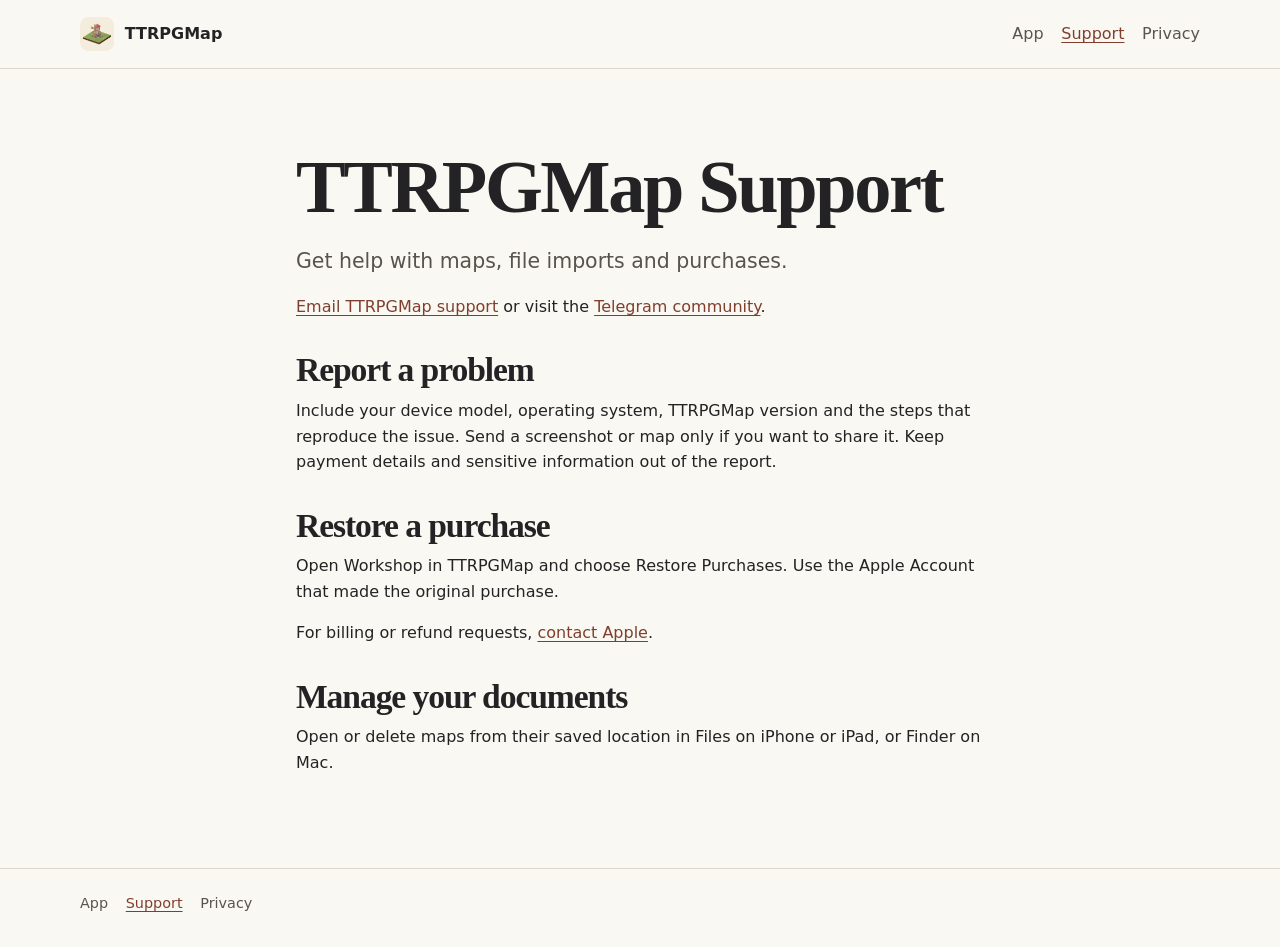
<file: index.html>
<!doctype html>
<html lang="en">
<head>
<meta charset="utf-8">
<meta name="viewport" content="width=device-width, initial-scale=1">
<title>TTRPGMap Support</title>
<meta name="description" content="Get help with TTRPGMap documents, map imports and in-app purchases.">
<link rel="icon" href="./assets/icon.webp">
<link rel="stylesheet" href="./assets/site.css">
</head>
<body>
<header><div class="shell">
<a class="brand" href="./app/"><img src="./assets/icon.webp" alt="" width="34" height="34">TTRPGMap</a>
<nav aria-label="Main"><a href="./app/">App</a> <a href="./" aria-current="page">Support</a> <a href="./privacy/">Privacy</a></nav>
</div></header>

<main class="reading">
<h1>TTRPGMap Support</h1>
<p class="lead">Get help with maps, file imports and purchases.</p>
<p><a href="mailto:mister.vladika@gmail.com">Email TTRPGMap support</a> or visit the <a href="https://t.me/dnd_master_community">Telegram community</a>.</p>
<h2>Report a problem</h2>
<p>Include your device model, operating system, TTRPGMap version and the steps that reproduce the issue. Send a screenshot or map only if you want to share it. Keep payment details and sensitive information out of the report.</p>
<h2>Restore a purchase</h2>
<p>Open Workshop in TTRPGMap and choose Restore Purchases. Use the Apple Account that made the original purchase.</p>
<p>For billing or refund requests, <a href="https://support.apple.com/billing">contact Apple</a>.</p>
<h2>Manage your documents</h2>
<p>Open or delete maps from their saved location in Files on iPhone or iPad, or Finder on Mac.</p>
</main>
<footer><div class="shell"><nav aria-label="Footer"><a href="./app/">App</a> <a href="./" aria-current="page">Support</a> <a href="./privacy/">Privacy</a></nav></div></footer>
</body>
</html>
</file>
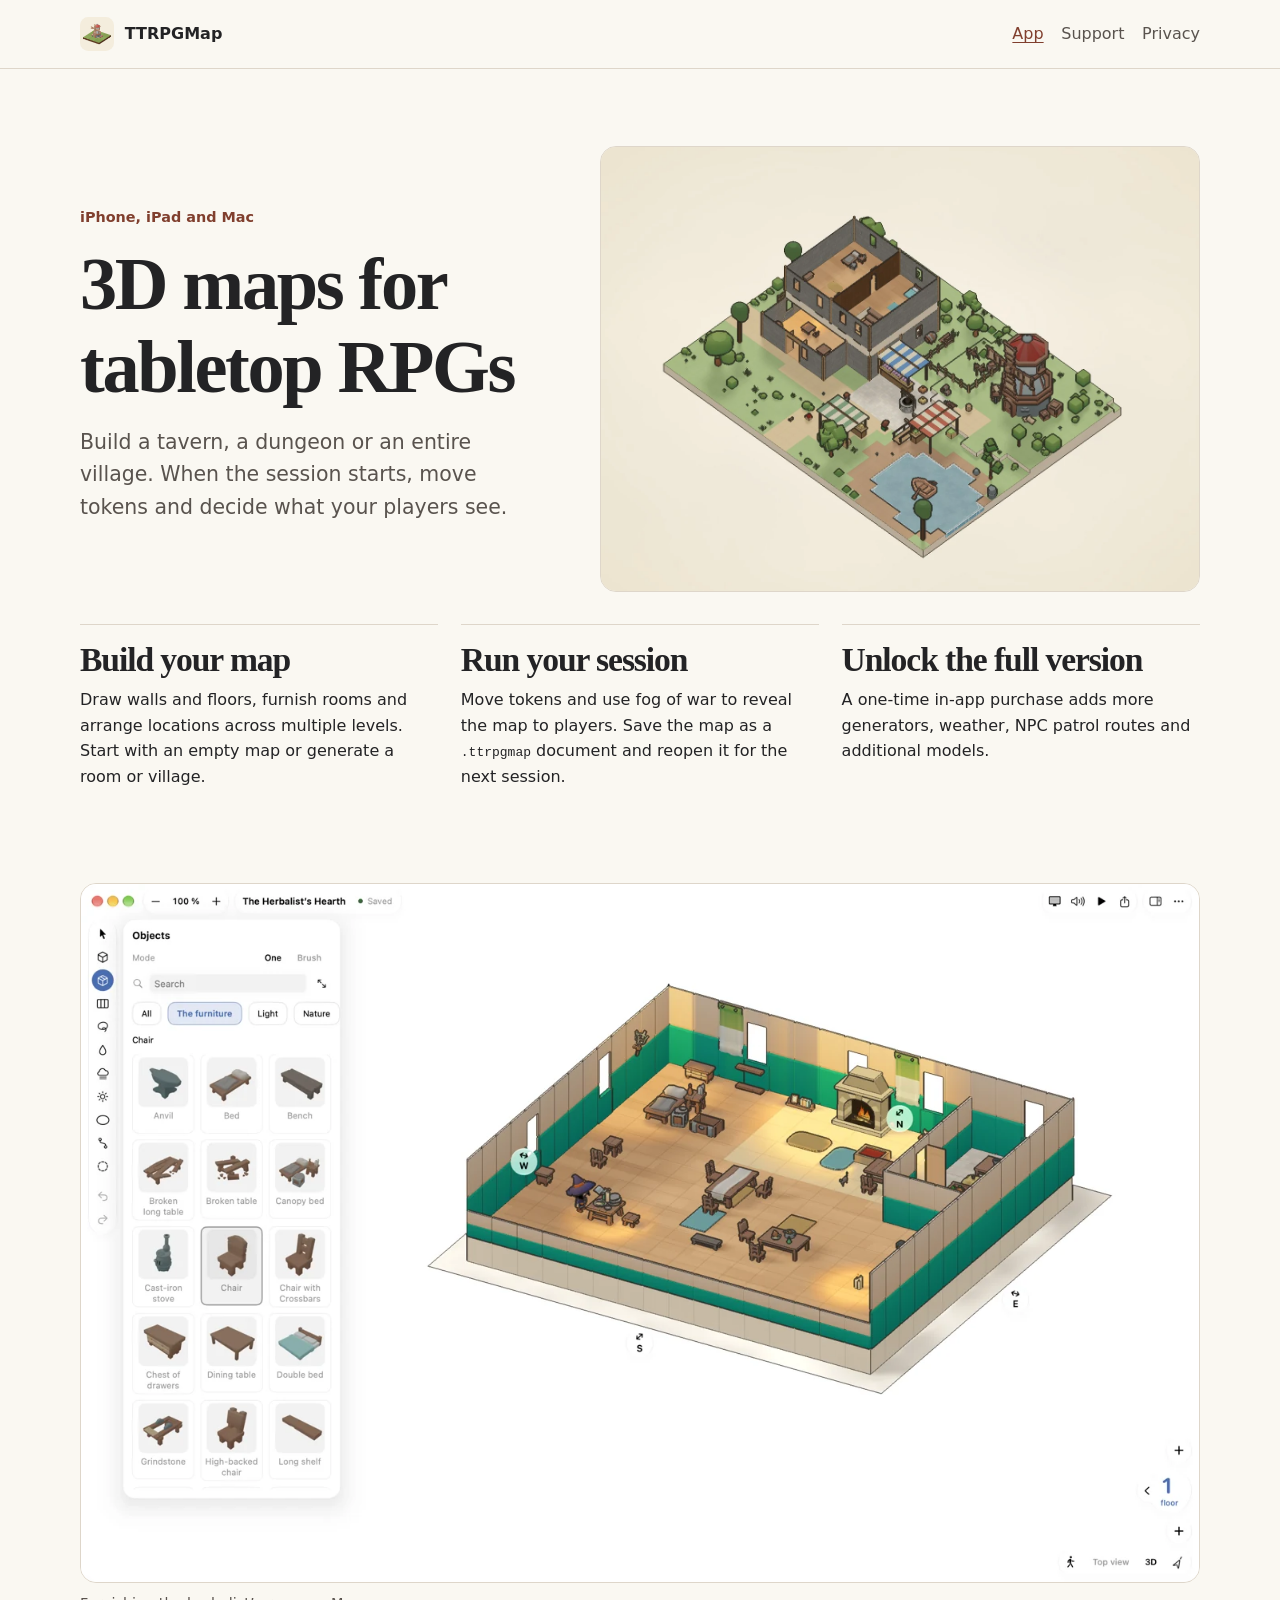
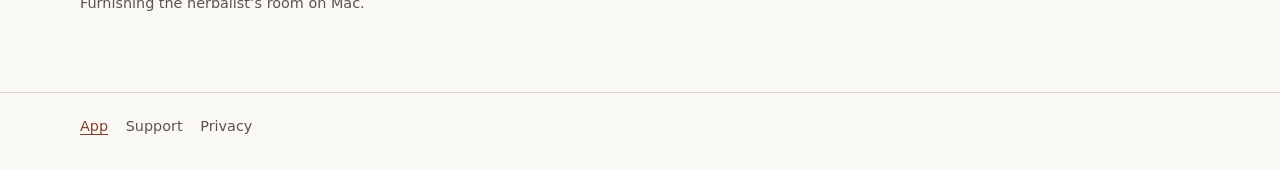
<file: app/index.html>
<!doctype html>
<html lang="en">
<head>
<meta charset="utf-8">
<meta name="viewport" content="width=device-width, initial-scale=1">
<title>TTRPGMap — 3D maps for tabletop RPGs</title>
<meta name="description" content="Build 3D maps and run tabletop RPG sessions on iPhone, iPad and Mac.">
<link rel="icon" href="../assets/icon.webp">
<link rel="stylesheet" href="../assets/site.css">
</head>
<body>
<header><div class="shell">
<a class="brand" href="../app/"><img src="../assets/icon.webp" alt="" width="34" height="34">TTRPGMap</a>
<nav aria-label="Main"><a href="../app/" aria-current="page">App</a> <a href="../">Support</a> <a href="../privacy/">Privacy</a></nav>
</div></header>

<main class="shell">
<div class="hero">
<div>
<p class="platforms">iPhone, iPad and Mac</p>
<h1>3D maps for tabletop RPGs</h1>
<p class="lead">Build a tavern, a dungeon or an entire village. When the session starts, move tokens and decide what your players see.</p>
</div>
<figure>
<img src="../assets/tavern.webp" width="1319" height="980" alt="A 3D map of an inn, a windmill, a pond and a market with striped stalls">
</figure>
</div>
<div class="features">
<section><h2>Build your map</h2><p>Draw walls and floors, furnish rooms and arrange locations across multiple levels. Start with an empty map or generate a room or village.</p></section>
<section><h2>Run your session</h2><p>Move tokens and use fog of war to reveal the map to players. Save the map as a <code>.ttrpgmap</code> document and reopen it for the next session.</p></section>
<section><h2>Unlock the full version</h2><p>A one-time in-app purchase adds more generators, weather, NPC patrol routes and additional models.</p></section>
</div>
<figure class="editor">
<img src="../assets/editor.webp" width="1400" height="875" loading="lazy" alt="The Mac map editor showing the furniture catalog alongside an herbalist’s room">
<figcaption>Furnishing the herbalist’s room on Mac.</figcaption>
</figure>
</main>
<footer><div class="shell"><nav aria-label="Footer"><a href="../app/" aria-current="page">App</a> <a href="../">Support</a> <a href="../privacy/">Privacy</a></nav></div></footer>
</body>
</html>
</file>
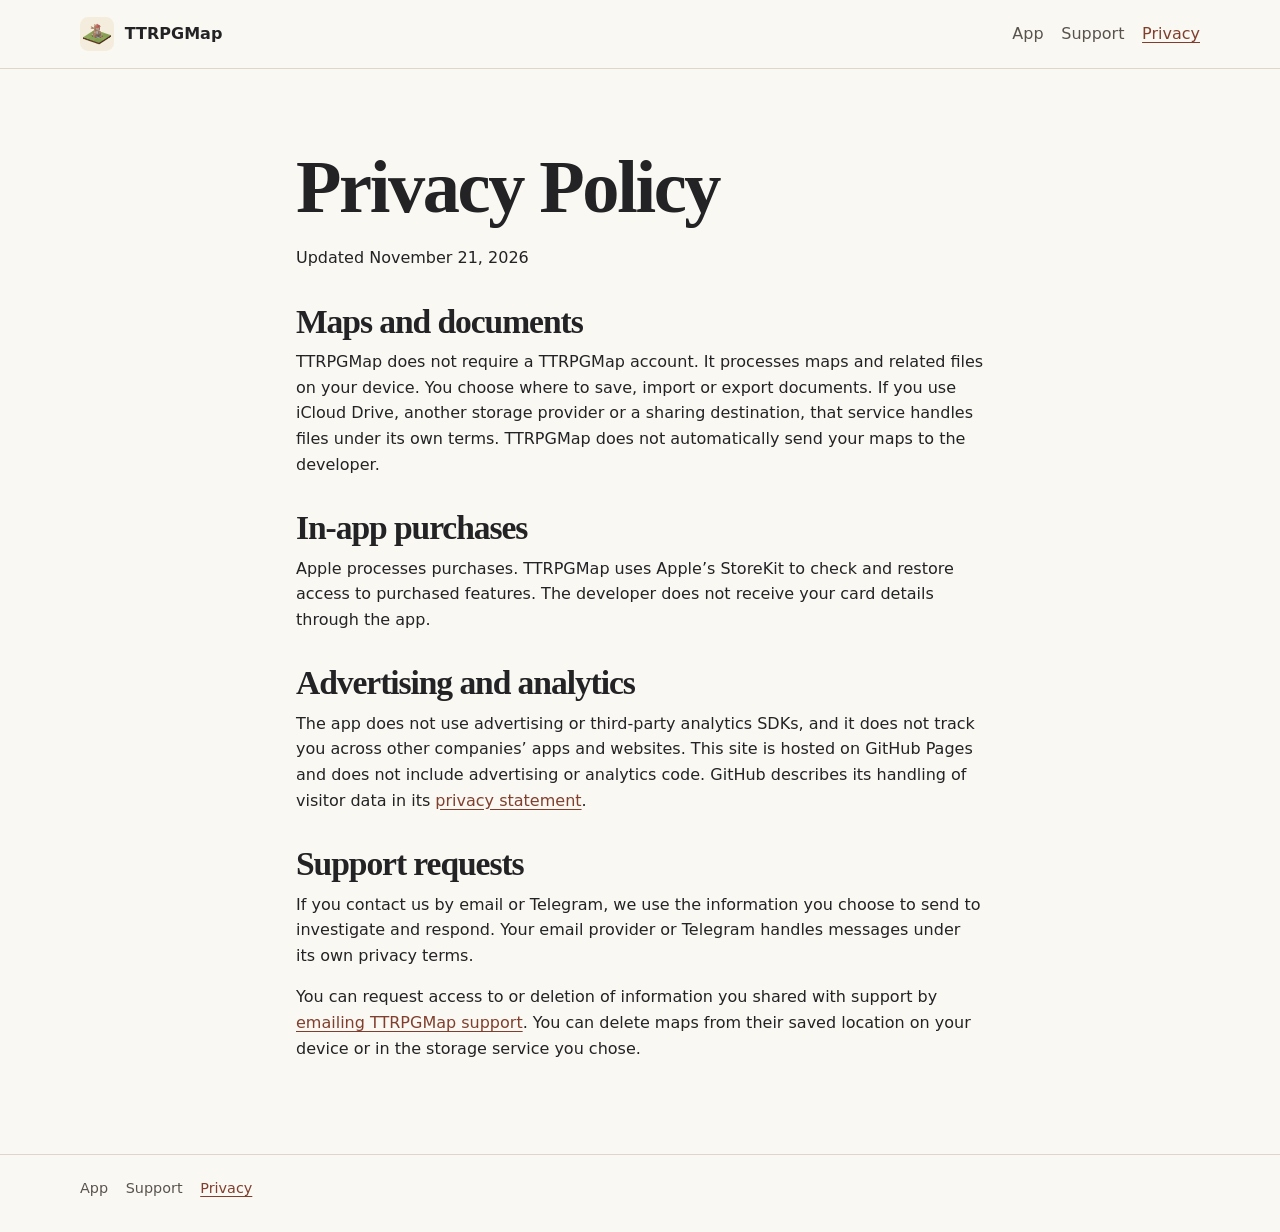
<file: privacy/index.html>
<!doctype html>
<html lang="en">
<head>
<meta charset="utf-8">
<meta name="viewport" content="width=device-width, initial-scale=1">
<title>TTRPGMap Privacy Policy</title>
<meta name="description" content="How TTRPGMap handles maps, in-app purchases and support requests.">
<link rel="icon" href="../assets/icon.webp">
<link rel="stylesheet" href="../assets/site.css">
</head>
<body>
<header><div class="shell">
<a class="brand" href="../app/"><img src="../assets/icon.webp" alt="" width="34" height="34">TTRPGMap</a>
<nav aria-label="Main"><a href="../app/">App</a> <a href="../">Support</a> <a href="../privacy/" aria-current="page">Privacy</a></nav>
</div></header>

<main class="reading">
<h1>Privacy Policy</h1>
<p>Updated November 21, 2026</p>
<h2>Maps and documents</h2>
<p>TTRPGMap does not require a TTRPGMap account. It processes maps and related files on your device. You choose where to save, import or export documents. If you use iCloud Drive, another storage provider or a sharing destination, that service handles files under its own terms. TTRPGMap does not automatically send your maps to the developer.</p>
<h2>In-app purchases</h2>
<p>Apple processes purchases. TTRPGMap uses Apple’s StoreKit to check and restore access to purchased features. The developer does not receive your card details through the app.</p>
<h2>Advertising and analytics</h2>
<p>The app does not use advertising or third-party analytics SDKs, and it does not track you across other companies’ apps and websites. This site is hosted on GitHub Pages and does not include advertising or analytics code. GitHub describes its handling of visitor data in its <a href="https://docs.github.com/en/site-policy/privacy-policies/github-general-privacy-statement">privacy statement</a>.</p>
<h2>Support requests</h2>
<p>If you contact us by email or Telegram, we use the information you choose to send to investigate and respond. Your email provider or Telegram handles messages under its own privacy terms.</p>
<p>You can request access to or deletion of information you shared with support by <a href="mailto:mister.vladika@gmail.com">emailing TTRPGMap support</a>. You can delete maps from their saved location on your device or in the storage service you chose.</p>
</main>
<footer><div class="shell"><nav aria-label="Footer"><a href="../app/">App</a> <a href="../">Support</a> <a href="../privacy/" aria-current="page">Privacy</a></nav></div></footer>
</body>
</html>
</file>
<file: assets/site.css>
:root {
  color-scheme: light;
  --ink: #232325;
  --secondary: #59534e;
  --paper: #faf8f2;
  --strong: #803f2e;
  --edge: #ded6ca;
  font-family: system-ui, sans-serif;
  line-height: 1.6;
  color: var(--ink);
  background: var(--paper);
}
* { box-sizing: border-box; }
body { margin: 0; }
.shell { width: min(100% - 2rem, 70rem); margin-inline: auto; }
.reading { width: min(100% - 2rem, 43rem); margin-inline: auto; }
a { color: var(--strong); text-underline-offset: .18em; }
a:focus-visible { outline: .16rem solid var(--strong); outline-offset: .25rem; }
header { border-bottom: 1px solid var(--edge); }
header .shell {
  min-height: 4.25rem;
  display: flex;
  justify-content: space-between;
  flex-wrap: wrap;
  align-items: center;
  gap: .75rem 1.5rem;
  padding-block: .8rem;
}
.brand { color: var(--ink); text-decoration: none; font-weight: 740; display: inline-flex; align-items: center; gap: .65rem; }
.brand img { width: 2.15rem; border-radius: .52rem; }
nav { display: flex; flex-wrap: wrap; gap: .5rem 1.1rem; }
nav a { color: var(--secondary); text-decoration: none; }
nav a:hover, nav a[aria-current="page"] { color: var(--strong); text-decoration: underline; }
main { padding-block: clamp(2.3rem, 6vw, 5.5rem); }
h1, h2 { font-family: Georgia, serif; line-height: 1.12; letter-spacing: -.032em; }
h1 { font-size: clamp(2.55rem, 7vw, 4.65rem); margin: 0 0 1rem; }
h2 { font-size: clamp(1.4rem, 4vw, 2.1rem); margin: 2rem 0 .55rem; }
p { margin: .5rem 0 1rem; }
.lead { color: var(--secondary); font-size: clamp(1.06rem, 2vw, 1.28rem); }
.hero { display: grid; grid-template-columns: .9fr 1.15fr; align-items: center; gap: clamp(1.75rem, 4vw, 4.25rem); }
.platforms { margin-bottom: .9rem; color: var(--strong); font-size: .9rem; font-weight: 700; }
figure { margin: 0; }
.hero img, .editor img { display: block; width: 100%; height: auto; border-radius: 1rem; border: 1px solid var(--edge); }
.editor { margin-top: clamp(2.4rem, 6vw, 5rem); }
figcaption { color: var(--secondary); margin-top: .55rem; font-size: .9rem; }
.features { margin-top: 2rem; display: grid; grid-template-columns: repeat(3, minmax(0, 1fr)); gap: 1.4rem; }
.features section { border-top: 1px solid var(--edge); padding-top: 1rem; }
.features h2 { margin-top: 0; }
footer { border-top: 1px solid var(--edge); padding-block: 1.4rem 2rem; color: var(--secondary); font-size: .9rem; }
@media (max-width: 46rem) {
  .hero, .features { grid-template-columns: 1fr; }
  .features { gap: .5rem; }
}
</file>
